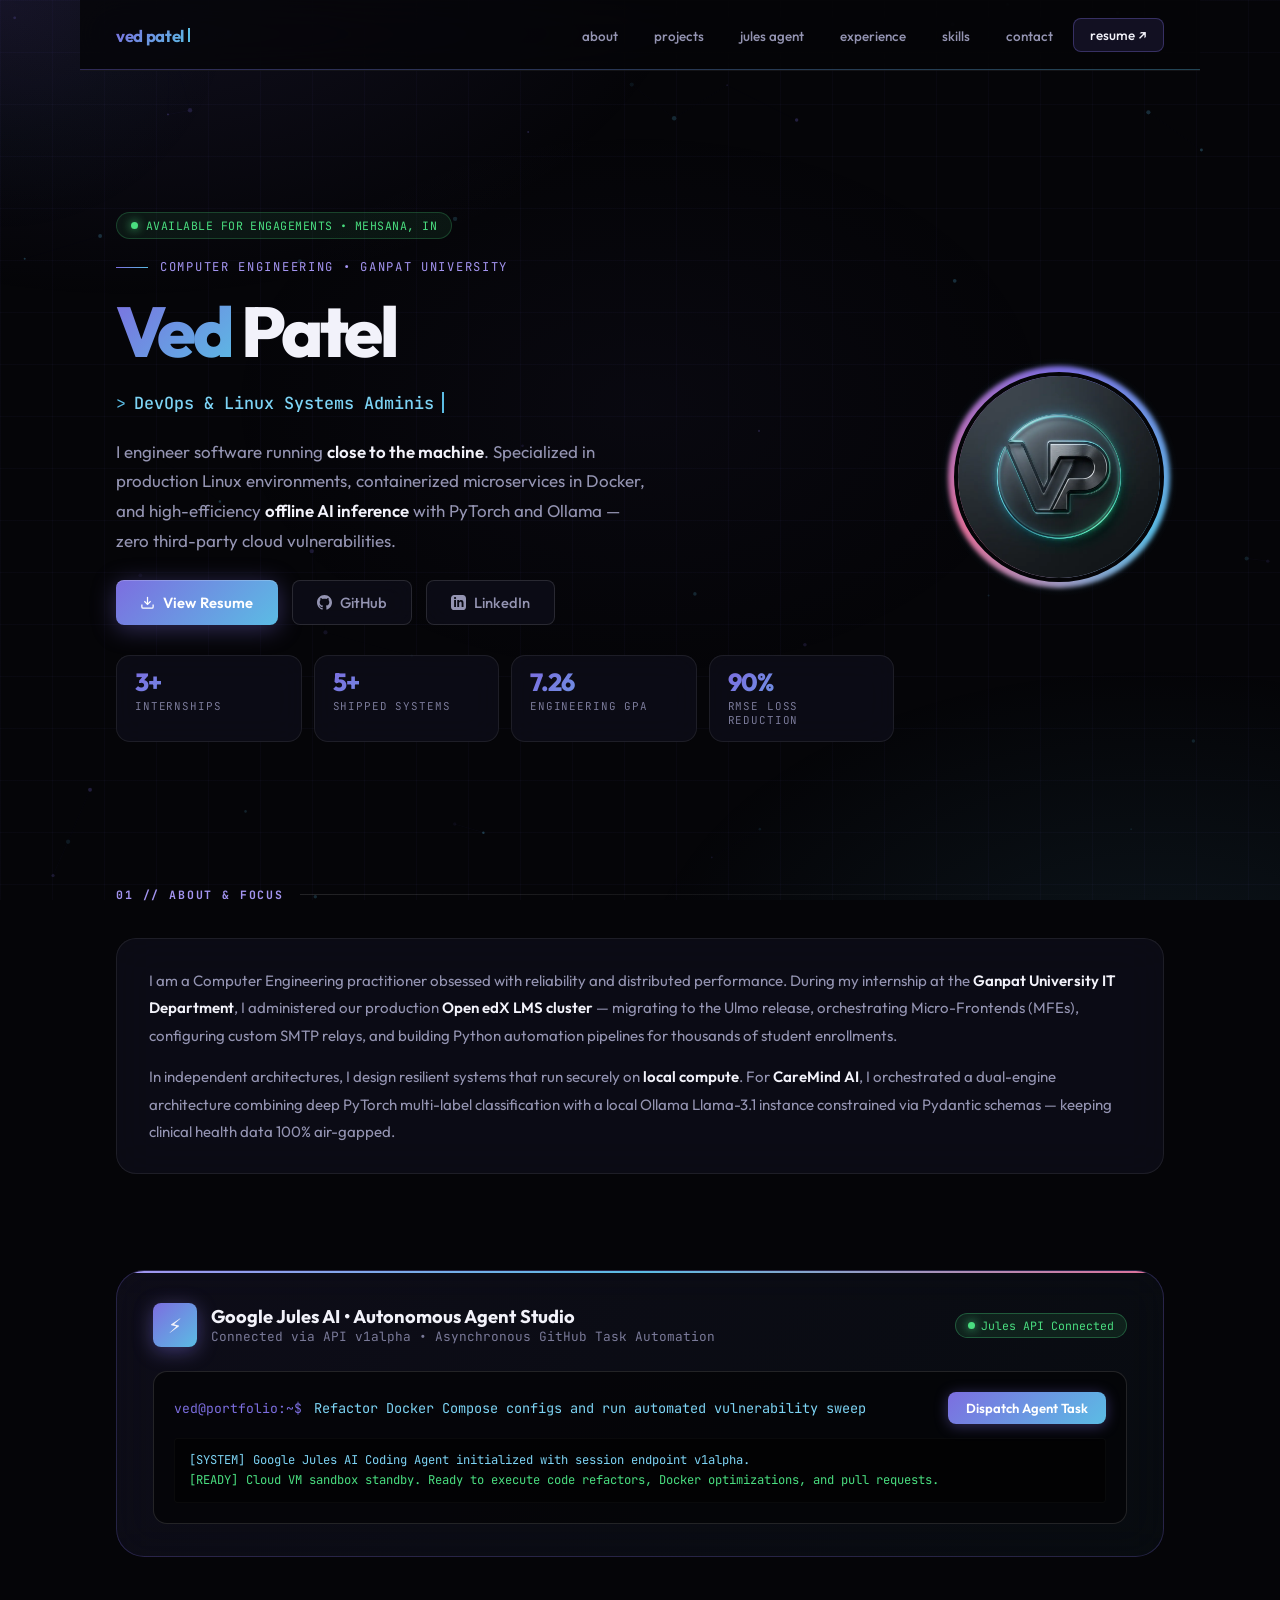
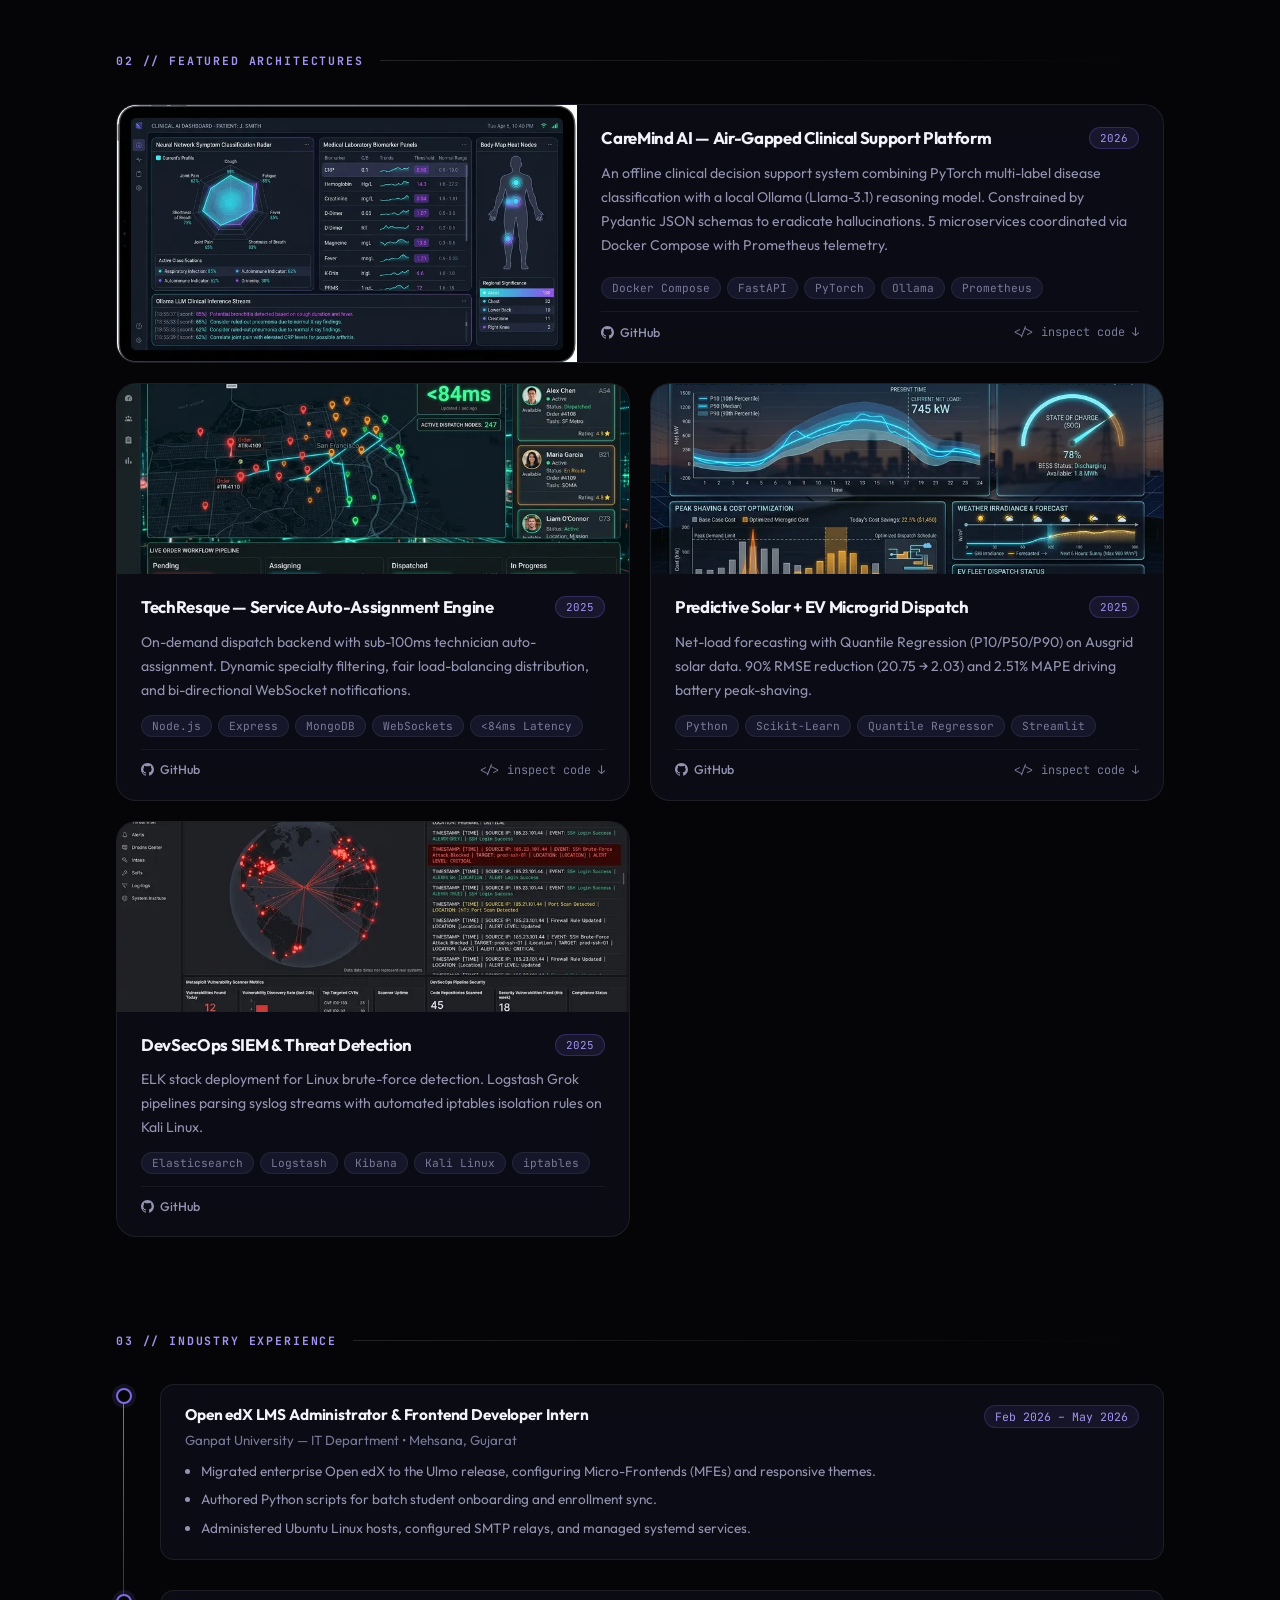
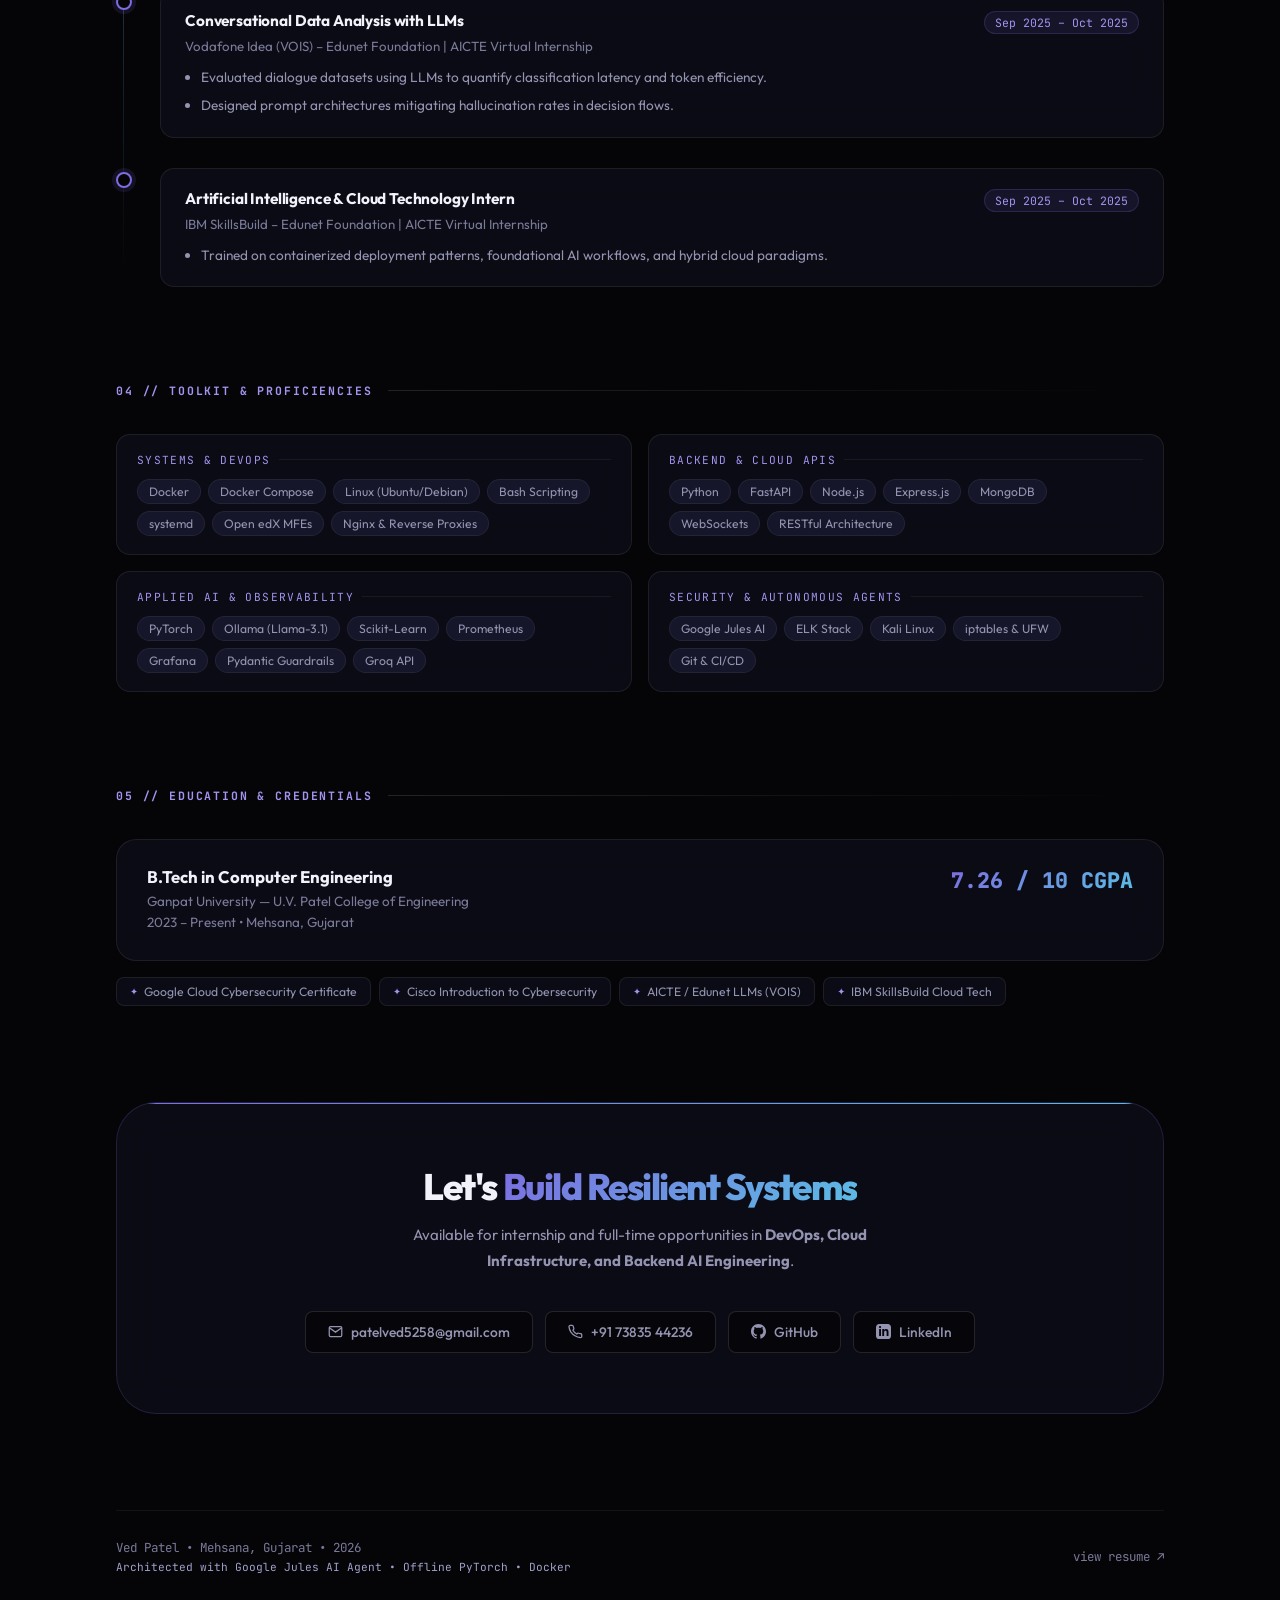
<file: index.html>
<!DOCTYPE html>
<html lang="en">
<head>
  <meta charset="UTF-8">
  <meta name="viewport" content="width=device-width, initial-scale=1.0">
  <title>Ved Patel — Computer Engineering | DevOps, Applied AI & Cloud Architecture</title>
  <meta name="description" content="Portfolio of Ved Patel — Computer Engineering student at Ganpat University. Linux systems, Docker microservices, offline LLMs, and DevOps pipelines.">
  <meta name="author" content="Ved Patel">
  <meta property="og:title" content="Ved Patel — Systems, DevOps & Applied AI">
  <meta property="og:description" content="Linux administration, Docker containers, backend APIs, and offline AI pipelines.">
  <meta property="og:type" content="website">
  <link rel="icon" type="image/webp" href="assets/images/ved_avatar.webp">
  <link rel="stylesheet" href="assets/css/style.css">
</head>
<body>

<!-- Ambient Particles & Cursor Spotlight -->
<canvas id="particle-canvas"></canvas>
<div class="cursor-glow"></div>

<div class="page-wrap">

  <!-- NAVBAR -->
  <nav class="navbar">
    <a href="#hero" class="nav-logo">
      <span>ved patel</span>
      <span class="nav-logo-cursor"></span>
    </a>
    <ul class="nav-links">
      <li><a href="#about">about</a></li>
      <li><a href="#projects">projects</a></li>
      <li><a href="#jules">jules agent</a></li>
      <li><a href="#experience">experience</a></li>
      <li><a href="#skills">skills</a></li>
      <li><a href="#contact">contact</a></li>
      <li><button class="nav-cta resume-trigger-btn" aria-label="View Resume">resume &nearr;</button></li>
    </ul>
  </nav>

  <main>
  <!-- HERO -->
  <section class="hero reveal" id="hero">
    <div class="hero-text">
      
      <div class="status-badge">
        <span class="status-dot"></span>
        <span>AVAILABLE FOR ENGAGEMENTS &bull; MEHSANA, IN</span>
      </div>

      <div class="hero-eyebrow">Computer Engineering &bull; Ganpat University</div>
      
      <h1 class="hero-name">
        <span class="grad">Ved</span> Patel
      </h1>

      <div class="hero-type-container">
        <span>&gt; </span>
        <span class="typewriter-text"></span>
        <span class="typewriter-cursor"></span>
      </div>

      <p class="hero-tagline">
        I engineer software running <strong>close to the machine</strong>. 
        Specialized in production Linux environments, containerized microservices in Docker, 
        and high-efficiency <strong>offline AI inference</strong> with PyTorch and Ollama — 
        zero third-party cloud vulnerabilities.
      </p>

      <div class="hero-actions">
        <button class="btn-primary resume-trigger-btn" aria-label="View Resume">
          <svg width="15" height="15" viewBox="0 0 24 24" fill="none" stroke="currentColor" stroke-width="2"><path d="M21 15v4a2 2 0 0 1-2 2H5a2 2 0 0 1-2-2v-4"/><polyline points="7 10 12 15 17 10"/><line x1="12" y1="15" x2="12" y2="3"/></svg>
          View Resume
        </button>
        <a href="https://github.com/patelved546513546" target="_blank" rel="noopener" class="btn-ghost">
          <svg width="15" height="15" viewBox="0 0 24 24" fill="currentColor"><path d="M12 0c-6.626 0-12 5.373-12 12 0 5.302 3.438 9.8 8.207 11.387.599.111.793-.261.793-.577v-2.234c-3.338.726-4.033-1.416-4.033-1.416-.546-1.387-1.333-1.756-1.333-1.756-1.089-.745.083-.729.083-.729 1.205.084 1.839 1.237 1.839 1.237 1.07 1.834 2.807 1.304 3.492.997.107-.775.418-1.305.762-1.604-2.665-.305-5.467-1.334-5.467-5.931 0-1.311.469-2.381 1.236-3.221-.124-.303-.535-1.524.117-3.176 0 0 1.008-.322 3.301 1.23.957-.266 1.983-.399 3.003-.404 1.02.005 2.047.138 3.006.404 2.291-1.552 3.297-1.23 3.297-1.23.653 1.653.242 2.874.118 3.176.77.84 1.235 1.911 1.235 3.221 0 4.609-2.807 5.624-5.479 5.921.43.372.823 1.102.823 2.222v3.293c0 .319.192.694.801.576 4.765-1.589 8.199-6.086 8.199-11.386 0-6.627-5.373-12-12-12z"/></svg>
          GitHub
        </a>
        <a href="https://linkedin.com/in/vedpatel5258" target="_blank" rel="noopener" class="btn-ghost">
          <svg width="15" height="15" viewBox="0 0 24 24" fill="currentColor"><path d="M19 0h-14c-2.761 0-5 2.239-5 5v14c0 2.761 2.239 5 5 5h14c2.762 0 5-2.239 5-5v-14c0-2.761-2.238-5-5-5zm-11 19h-3v-11h3v11zm-1.5-12.268c-.966 0-1.75-.79-1.75-1.764s.784-1.764 1.75-1.764 1.75.79 1.75 1.764-.783 1.764-1.75 1.764zm13.5 12.268h-3v-5.604c0-3.368-4-3.113-4 0v5.604h-3v-11h3v1.765c1.396-2.586 7-2.777 7 2.476v6.759z"/></svg>
          LinkedIn
        </a>
      </div>

      <div class="hero-stats">
        <div class="stat-card">
          <span class="stat-num">3+</span>
          <span class="stat-label">Internships</span>
        </div>
        <div class="stat-card">
          <span class="stat-num">5+</span>
          <span class="stat-label">Shipped Systems</span>
        </div>
        <div class="stat-card">
          <span class="stat-num">7.26</span>
          <span class="stat-label">Engineering GPA</span>
        </div>
        <div class="stat-card">
          <span class="stat-num">90%</span>
          <span class="stat-label">RMSE Loss Reduction</span>
        </div>
      </div>
    </div>

    <!-- AVATAR RING -->
    <div class="hero-avatar-wrap">
      <div class="avatar-halo"></div>
      <div class="avatar-ambient-glow"></div>
      <img src="assets/images/ved_avatar.webp" alt="Ved Patel" class="hero-avatar">
    </div>
  </section>

  <!-- ABOUT -->
  <section class="section reveal" id="about">
    <div class="section-header">
      <h2 class="section-label">01 // about &amp; focus</h2>
      <div class="section-line"></div>
    </div>

    <div class="about-grid">
      <div class="about-card">
        <p>
          I am a Computer Engineering practitioner obsessed with reliability and distributed performance. 
          During my internship at the <strong>Ganpat University IT Department</strong>,
          I administered our production <strong>Open edX LMS cluster</strong> — migrating to the Ulmo release,
          orchestrating Micro-Frontends (MFEs), configuring custom SMTP relays, and building Python automation pipelines 
          for thousands of student enrollments.
        </p>
        <p>
          In independent architectures, I design resilient systems that run securely on <strong>local compute</strong>.
          For <strong>CareMind AI</strong>, I orchestrated a dual-engine architecture combining deep PyTorch multi-label 
          classification with a local Ollama Llama-3.1 instance constrained via Pydantic schemas — keeping clinical health data 100% air-gapped.
        </p>
      </div>
    </div>
  </section>

  <!-- JULES AI AUTONOMOUS WORKFLOW -->
  <section class="jules-section reveal" id="jules">
    <div class="jules-section-header">
      <div class="jules-title-group">
        <div class="jules-chip">⚡</div>
        <div>
          <h2 class="jules-h3">Google Jules AI &bull; Autonomous Agent Studio</h2>
          <p class="jules-sub">Connected via API v1alpha &bull; Asynchronous GitHub Task Automation</p>
        </div>
      </div>
      <div class="jules-status-pill">
        <span class="status-dot"></span>
        <span>Jules API Connected</span>
      </div>
    </div>

    <div class="jules-terminal-box">
      <div class="jules-terminal-prompt">
        <span style="color: #7c6ee0;">ved@portfolio:~$</span>
        <input 
          type="text" 
          id="jules-task-input" 
          class="jules-input-field" 
          placeholder="e.g. Audit security dependencies, run test suites, or optimize build assets..." 
          value="Refactor Docker Compose configs and run automated vulnerability sweep"
        />
        <button id="jules-dispatch-btn" class="jules-action-btn">Dispatch Agent Task</button>
      </div>

      <div class="jules-logs" id="jules-logs-container">
        <div class="jules-log-item info"><span>[SYSTEM]</span> Google Jules AI Coding Agent initialized with session endpoint v1alpha.</div>
        <div class="jules-log-item success"><span>[READY]</span> Cloud VM sandbox standby. Ready to execute code refactors, Docker optimizations, and pull requests.</div>
      </div>
    </div>
  </section>

  <!-- PROJECTS -->
  <section class="section reveal" id="projects">
    <div class="section-header">
      <h2 class="section-label">02 // featured architectures</h2>
      <div class="section-line"></div>
    </div>

    <div class="projects-grid">

      <!-- CareMind AI – FEATURED -->
      <article class="project-card featured">
        <div class="project-img-wrap">
          <img src="assets/images/caremind.webp" alt="CareMind AI" class="project-img">
        </div>
        <div class="project-body">
          <div class="project-top">
            <h3 class="project-title">CareMind AI &mdash; Air-Gapped Clinical Support Platform</h3>
            <span class="project-year-badge">2026</span>
          </div>
          <p class="project-desc">
            An offline clinical decision support system combining PyTorch multi-label disease classification 
            with a local Ollama (Llama-3.1) reasoning model. Constrained by Pydantic JSON schemas to eradicate 
            hallucinations. 5 microservices coordinated via Docker Compose with Prometheus telemetry.
          </p>
          <div class="project-tags">
            <span class="tag">Docker Compose</span>
            <span class="tag">FastAPI</span>
            <span class="tag">PyTorch</span>
            <span class="tag">Ollama</span>
            <span class="tag">Prometheus</span>
          </div>
          <div class="project-footer">
            <a href="https://github.com/patelved546513546" target="_blank" rel="noopener" class="project-link">
              <svg width="13" height="13" viewBox="0 0 24 24" fill="currentColor"><path d="M12 0c-6.626 0-12 5.373-12 12 0 5.302 3.438 9.8 8.207 11.387.599.111.793-.261.793-.577v-2.234c-3.338.726-4.033-1.416-4.033-1.416-.546-1.387-1.333-1.756-1.333-1.756-1.089-.745.083-.729.083-.729 1.205.084 1.839 1.237 1.839 1.237 1.07 1.834 2.807 1.304 3.492.997.107-.775.418-1.305.762-1.604-2.665-.305-5.467-1.334-5.467-5.931 0-1.311.469-2.381 1.236-3.221-.124-.303-.535-1.524.117-3.176 0 0 1.008-.322 3.301 1.23.957-.266 1.983-.399 3.003-.404 1.02.005 2.047.138 3.006.404 2.291-1.552 3.297-1.23 3.297-1.23.653 1.653.242 2.874.118 3.176.77.84 1.235 1.911 1.235 3.221 0 4.609-2.807 5.624-5.479 5.921.43.372.823 1.102.823 2.222v3.293c0 .319.192.694.801.576 4.765-1.589 8.199-6.086 8.199-11.386 0-6.627-5.373-12-12-12z"/></svg>
              GitHub
            </a>
            <button class="code-toggle" data-target="code-caremind">&lt;/&gt; inspect code &darr;</button>
          </div>
          <div class="code-drawer" id="code-caremind">
            <div class="code-drawer-header">
              <span>docker-compose.yml</span>
              <button class="code-copy-btn">copy</button>
            </div>
            <pre><code>version: '3.8'
services:
  caremind-api:
    build: ./backend
    ports: ["8000:8000"]
    environment:
      - OLLAMA_HOST=http://caremind-ollama:11434
      - MODEL_PATH=/models/multilabel_classifier.pt
    depends_on: [caremind-ollama]

  caremind-ollama:
    image: ollama/ollama:latest
    volumes: [ollama_data:/root/.ollama]
    ports: ["11434:11434"]

  prometheus:
    image: prom/prometheus:latest
    volumes: [./monitoring/prometheus.yml:/etc/prometheus/prometheus.yml]
    ports: ["9090:9090"]

  grafana:
    image: grafana/grafana:latest
    ports: ["3000:3000"]
    depends_on: [prometheus]

volumes:
  ollama_data:</code></pre>
          </div>
        </div>
      </article>

      <!-- TechResque -->
      <article class="project-card">
        <div class="project-img-wrap">
          <img src="assets/images/techresque.webp" alt="TechResque" class="project-img">
        </div>
        <div class="project-body">
          <div class="project-top">
            <h3 class="project-title">TechResque &mdash; Service Auto-Assignment Engine</h3>
            <span class="project-year-badge">2025</span>
          </div>
          <p class="project-desc">
            On-demand dispatch backend with sub-100ms technician auto-assignment. Dynamic specialty filtering, 
            fair load-balancing distribution, and bi-directional WebSocket notifications.
          </p>
          <div class="project-tags">
            <span class="tag">Node.js</span>
            <span class="tag">Express</span>
            <span class="tag">MongoDB</span>
            <span class="tag">WebSockets</span>
            <span class="tag">&lt;84ms Latency</span>
          </div>
          <div class="project-footer">
            <a href="https://github.com/patelved546513546/TECHRESQUE" target="_blank" rel="noopener" class="project-link">
              <svg width="13" height="13" viewBox="0 0 24 24" fill="currentColor"><path d="M12 0c-6.626 0-12 5.373-12 12 0 5.302 3.438 9.8 8.207 11.387.599.111.793-.261.793-.577v-2.234c-3.338.726-4.033-1.416-4.033-1.416-.546-1.387-1.333-1.756-1.333-1.756-1.089-.745.083-.729.083-.729 1.205.084 1.839 1.237 1.839 1.237 1.07 1.834 2.807 1.304 3.492.997.107-.775.418-1.305.762-1.604-2.665-.305-5.467-1.334-5.467-5.931 0-1.311.469-2.381 1.236-3.221-.124-.303-.535-1.524.117-3.176 0 0 1.008-.322 3.301 1.23.957-.266 1.983-.399 3.003-.404 1.02.005 2.047.138 3.006.404 2.291-1.552 3.297-1.23 3.297-1.23.653 1.653.242 2.874.118 3.176.77.84 1.235 1.911 1.235 3.221 0 4.609-2.807 5.624-5.479 5.921.43.372.823 1.102.823 2.222v3.293c0 .319.192.694.801.576 4.765-1.589 8.199-6.086 8.199-11.386 0-6.627-5.373-12-12-12z"/></svg>
              GitHub
            </a>
            <button class="code-toggle" data-target="code-techresque">&lt;/&gt; inspect code &darr;</button>
          </div>
          <div class="code-drawer" id="code-techresque">
            <div class="code-drawer-header">
              <span>dispatchController.js</span>
              <button class="code-copy-btn">copy</button>
            </div>
            <pre><code>async function autoAssignProvider(serviceType, orderId) {
  const candidates = await Provider.find({
    specialty: serviceType,
    status: 'available',
    activeJobsCount: { $lt: 3 }
  }).lean();

  if (!candidates.length) throw new Error('No available technicians');

  const chosen = candidates[Math.floor(Math.random() * candidates.length)];

  await Order.findByIdAndUpdate(orderId, {
    status: 'assigned',
    providerId: chosen._id,
    assignedAt: new Date()
  });

  io.to(chosen._id.toString()).emit('NEW_JOB_ALERT', { orderId });
  return chosen;
}</code></pre>
          </div>
        </div>
      </article>

      <!-- Microgrid -->
      <article class="project-card">
        <div class="project-img-wrap">
          <img src="assets/images/microgrid.webp" alt="Predictive Microgrid" class="project-img">
        </div>
        <div class="project-body">
          <div class="project-top">
            <h3 class="project-title">Predictive Solar + EV Microgrid Dispatch</h3>
            <span class="project-year-badge">2025</span>
          </div>
          <p class="project-desc">
            Net-load forecasting with Quantile Regression (P10/P50/P90) on Ausgrid solar data. 
            90% RMSE reduction (20.75 &rarr; 2.03) and 2.51% MAPE driving battery peak-shaving.
          </p>
          <div class="project-tags">
            <span class="tag">Python</span>
            <span class="tag">Scikit-Learn</span>
            <span class="tag">Quantile Regressor</span>
            <span class="tag">Streamlit</span>
          </div>
          <div class="project-footer">
            <a href="https://github.com/patelved546513546/-microgrid-forecast-dispatch" target="_blank" rel="noopener" class="project-link">
              <svg width="13" height="13" viewBox="0 0 24 24" fill="currentColor"><path d="M12 0c-6.626 0-12 5.373-12 12 0 5.302 3.438 9.8 8.207 11.387.599.111.793-.261.793-.577v-2.234c-3.338.726-4.033-1.416-4.033-1.416-.546-1.387-1.333-1.756-1.333-1.756-1.089-.745.083-.729.083-.729 1.205.084 1.839 1.237 1.839 1.237 1.07 1.834 2.807 1.304 3.492.997.107-.775.418-1.305.762-1.604-2.665-.305-5.467-1.334-5.467-5.931 0-1.311.469-2.381 1.236-3.221-.124-.303-.535-1.524.117-3.176 0 0 1.008-.322 3.301 1.23.957-.266 1.983-.399 3.003-.404 1.02.005 2.047.138 3.006.404 2.291-1.552 3.297-1.23 3.297-1.23.653 1.653.242 2.874.118 3.176.77.84 1.235 1.911 1.235 3.221 0 4.609-2.807 5.624-5.479 5.921.43.372.823 1.102.823 2.222v3.293c0 .319.192.694.801.576 4.765-1.589 8.199-6.086 8.199-11.386 0-6.627-5.373-12-12-12z"/></svg>
              GitHub
            </a>
            <button class="code-toggle" data-target="code-microgrid">&lt;/&gt; inspect code &darr;</button>
          </div>
          <div class="code-drawer" id="code-microgrid">
            <div class="code-drawer-header">
              <span>train_quantile.py</span>
              <button class="code-copy-btn">copy</button>
            </div>
            <pre><code>from sklearn.linear_model import QuantileRegressor

quantiles = [0.10, 0.50, 0.90]
models = {}

for q in quantiles:
    model = QuantileRegressor(quantile=q, alpha=0.01, solver='highs')
    model.fit(X_train, y_train)
    models[f"p{int(q*100)}"] = model</code></pre>
          </div>
        </div>
      </article>

      <!-- DevSecOps SIEM -->
      <article class="project-card">
        <div class="project-img-wrap">
          <img src="assets/images/cybersec.webp" alt="DevSecOps SIEM Lab" class="project-img">
        </div>
        <div class="project-body">
          <div class="project-top">
            <h3 class="project-title">DevSecOps SIEM &amp; Threat Detection</h3>
            <span class="project-year-badge">2025</span>
          </div>
          <p class="project-desc">
            ELK stack deployment for Linux brute-force detection. Logstash Grok pipelines parsing syslog streams 
            with automated iptables isolation rules on Kali Linux.
          </p>
          <div class="project-tags">
            <span class="tag">Elasticsearch</span>
            <span class="tag">Logstash</span>
            <span class="tag">Kibana</span>
            <span class="tag">Kali Linux</span>
            <span class="tag">iptables</span>
          </div>
          <div class="project-footer">
            <a href="https://github.com/patelved546513546/cybersec-tools" target="_blank" rel="noopener" class="project-link">
              <svg width="13" height="13" viewBox="0 0 24 24" fill="currentColor"><path d="M12 0c-6.626 0-12 5.373-12 12 0 5.302 3.438 9.8 8.207 11.387.599.111.793-.261.793-.577v-2.234c-3.338.726-4.033-1.416-4.033-1.416-.546-1.387-1.333-1.756-1.333-1.756-1.089-.745.083-.729.083-.729 1.205.084 1.839 1.237 1.839 1.237 1.07 1.834 2.807 1.304 3.492.997.107-.775.418-1.305.762-1.604-2.665-.305-5.467-1.334-5.467-5.931 0-1.311.469-2.381 1.236-3.221-.124-.303-.535-1.524.117-3.176 0 0 1.008-.322 3.301 1.23.957-.266 1.983-.399 3.003-.404 1.02.005 2.047.138 3.006.404 2.291-1.552 3.297-1.23 3.297-1.23.653 1.653.242 2.874.118 3.176.77.84 1.235 1.911 1.235 3.221 0 4.609-2.807 5.624-5.479 5.921.43.372.823 1.102.823 2.222v3.293c0 .319.192.694.801.576 4.765-1.589 8.199-6.086 8.199-11.386 0-6.627-5.373-12-12-12z"/></svg>
              GitHub
            </a>
          </div>
        </div>
      </article>

    </div>
  </section>

  <!-- EXPERIENCE -->
  <section class="section reveal" id="experience">
    <div class="section-header">
      <h2 class="section-label">03 // industry experience</h2>
      <div class="section-line"></div>
    </div>

    <div class="timeline">

      <div class="timeline-item">
        <div class="timeline-dot"></div>
        <div class="timeline-content">
          <div class="timeline-top">
            <h3 class="timeline-role">Open edX LMS Administrator &amp; Frontend Developer Intern</h3>
            <span class="timeline-period">Feb 2026 &ndash; May 2026</span>
          </div>
          <div class="timeline-company">Ganpat University &mdash; IT Department &bull; Mehsana, Gujarat</div>
          <ul class="timeline-points">
            <li>Migrated enterprise Open edX to the Ulmo release, configuring Micro-Frontends (MFEs) and responsive themes.</li>
            <li>Authored Python scripts for batch student onboarding and enrollment sync.</li>
            <li>Administered Ubuntu Linux hosts, configured SMTP relays, and managed systemd services.</li>
          </ul>
        </div>
      </div>

      <div class="timeline-item">
        <div class="timeline-dot"></div>
        <div class="timeline-content">
          <div class="timeline-top">
            <h3 class="timeline-role">Conversational Data Analysis with LLMs</h3>
            <span class="timeline-period">Sep 2025 &ndash; Oct 2025</span>
          </div>
          <div class="timeline-company">Vodafone Idea (VOIS) &ndash; Edunet Foundation | AICTE Virtual Internship</div>
          <ul class="timeline-points">
            <li>Evaluated dialogue datasets using LLMs to quantify classification latency and token efficiency.</li>
            <li>Designed prompt architectures mitigating hallucination rates in decision flows.</li>
          </ul>
        </div>
      </div>

      <div class="timeline-item">
        <div class="timeline-dot"></div>
        <div class="timeline-content">
          <div class="timeline-top">
            <h3 class="timeline-role">Artificial Intelligence &amp; Cloud Technology Intern</h3>
            <span class="timeline-period">Sep 2025 &ndash; Oct 2025</span>
          </div>
          <div class="timeline-company">IBM SkillsBuild &ndash; Edunet Foundation | AICTE Virtual Internship</div>
          <ul class="timeline-points">
            <li>Trained on containerized deployment patterns, foundational AI workflows, and hybrid cloud paradigms.</li>
          </ul>
        </div>
      </div>

    </div>
  </section>

  <!-- SKILLS -->
  <section class="section reveal" id="skills">
    <div class="section-header">
      <h2 class="section-label">04 // toolkit &amp; proficiencies</h2>
      <div class="section-line"></div>
    </div>

    <div class="skills-grid">
      <div class="skill-card">
        <div class="skill-card-label">Systems &amp; DevOps</div>
        <div class="skill-tags">
          <span class="skill-tag">Docker</span>
          <span class="skill-tag">Docker Compose</span>
          <span class="skill-tag">Linux (Ubuntu/Debian)</span>
          <span class="skill-tag">Bash Scripting</span>
          <span class="skill-tag">systemd</span>
          <span class="skill-tag">Open edX MFEs</span>
          <span class="skill-tag">Nginx &amp; Reverse Proxies</span>
        </div>
      </div>

      <div class="skill-card">
        <div class="skill-card-label">Backend &amp; Cloud APIs</div>
        <div class="skill-tags">
          <span class="skill-tag">Python</span>
          <span class="skill-tag">FastAPI</span>
          <span class="skill-tag">Node.js</span>
          <span class="skill-tag">Express.js</span>
          <span class="skill-tag">MongoDB</span>
          <span class="skill-tag">WebSockets</span>
          <span class="skill-tag">RESTful Architecture</span>
        </div>
      </div>

      <div class="skill-card">
        <div class="skill-card-label">Applied AI &amp; Observability</div>
        <div class="skill-tags">
          <span class="skill-tag">PyTorch</span>
          <span class="skill-tag">Ollama (Llama-3.1)</span>
          <span class="skill-tag">Scikit-Learn</span>
          <span class="skill-tag">Prometheus</span>
          <span class="skill-tag">Grafana</span>
          <span class="skill-tag">Pydantic Guardrails</span>
          <span class="skill-tag">Groq API</span>
        </div>
      </div>

      <div class="skill-card">
        <div class="skill-card-label">Security &amp; Autonomous Agents</div>
        <div class="skill-tags">
          <span class="skill-tag">Google Jules AI</span>
          <span class="skill-tag">ELK Stack</span>
          <span class="skill-tag">Kali Linux</span>
          <span class="skill-tag">iptables &amp; UFW</span>
          <span class="skill-tag">Git &amp; CI/CD</span>
        </div>
      </div>
    </div>
  </section>

  <!-- EDUCATION -->
  <section class="section reveal" id="education">
    <div class="section-header">
      <h2 class="section-label">05 // education &amp; credentials</h2>
      <div class="section-line"></div>
    </div>

    <div class="edu-card">
      <div>
        <h3 class="edu-title">B.Tech in Computer Engineering</h3>
        <div class="edu-sub">Ganpat University &mdash; U.V. Patel College of Engineering<br>2023 &ndash; Present &bull; Mehsana, Gujarat</div>
      </div>
      <span class="edu-badge">7.26 / 10 CGPA</span>
    </div>

    <div class="cert-list">
      <span class="cert-badge">Google Cloud Cybersecurity Certificate</span>
      <span class="cert-badge">Cisco Introduction to Cybersecurity</span>
      <span class="cert-badge">AICTE / Edunet LLMs (VOIS)</span>
      <span class="cert-badge">IBM SkillsBuild Cloud Tech</span>
    </div>
  </section>

  <!-- CONTACT -->
  <section class="section reveal" id="contact">
    <div class="contact-card">
      <h2 class="contact-heading">Let's <span class="grad">Build Resilient Systems</span></h2>
      <p class="contact-sub">
        Available for internship and full-time opportunities in 
        <strong>DevOps, Cloud Infrastructure, and Backend AI Engineering</strong>.
      </p>
      <div class="contact-links">
        <a href="mailto:patelved5258@gmail.com" class="contact-link">
          <svg width="15" height="15" viewBox="0 0 24 24" fill="none" stroke="currentColor" stroke-width="2"><path d="M4 4h16c1.1 0 2 .9 2 2v12c0 1.1-.9 2-2 2H4c-1.1 0-2-.9-2-2V6c0-1.1.9-2 2-2z"/><polyline points="22,6 12,13 2,6"/></svg>
          patelved5258@gmail.com
        </a>
        <a href="tel:+917383544236" class="contact-link">
          <svg width="15" height="15" viewBox="0 0 24 24" fill="none" stroke="currentColor" stroke-width="2"><path d="M22 16.92v3a2 2 0 0 1-2.18 2 19.79 19.79 0 0 1-8.63-3.07A19.5 19.5 0 0 1 4.69 13 19.79 19.79 0 0 1 1.57 4.5a2 2 0 0 1 1.99-2.19h3a2 2 0 0 1 2 1.72c.127.96.361 1.903.7 2.81a2 2 0 0 1-.45 2.11L7.91 9.91a16 16 0 0 0 6.16 6.16l.85-.85a2 2 0 0 1 2.11-.45c.907.339 1.85.573 2.81.7A2 2 0 0 1 22 16.92z"/></svg>
          +91 73835 44236
        </a>
        <a href="https://github.com/patelved546513546" target="_blank" rel="noopener" class="contact-link">
          <svg width="15" height="15" viewBox="0 0 24 24" fill="currentColor"><path d="M12 0c-6.626 0-12 5.373-12 12 0 5.302 3.438 9.8 8.207 11.387.599.111.793-.261.793-.577v-2.234c-3.338.726-4.033-1.416-4.033-1.416-.546-1.387-1.333-1.756-1.333-1.756-1.089-.745.083-.729.083-.729 1.205.084 1.839 1.237 1.839 1.237 1.07 1.834 2.807 1.304 3.492.997.107-.775.418-1.305.762-1.604-2.665-.305-5.467-1.334-5.467-5.931 0-1.311.469-2.381 1.236-3.221-.124-.303-.535-1.524.117-3.176 0 0 1.008-.322 3.301 1.23.957-.266 1.983-.399 3.003-.404 1.02.005 2.047.138 3.006.404 2.291-1.552 3.297-1.23 3.297-1.23.653 1.653.242 2.874.118 3.176.77.84 1.235 1.911 1.235 3.221 0 4.609-2.807 5.624-5.479 5.921.43.372.823 1.102.823 2.222v3.293c0 .319.192.694.801.576 4.765-1.589 8.199-6.086 8.199-11.386 0-6.627-5.373-12-12-12z"/></svg>
          GitHub
        </a>
        <a href="https://linkedin.com/in/vedpatel5258" target="_blank" rel="noopener" class="contact-link">
          <svg width="15" height="15" viewBox="0 0 24 24" fill="currentColor"><path d="M19 0h-14c-2.761 0-5 2.239-5 5v14c0 2.761 2.239 5 5 5h14c2.762 0 5-2.239 5-5v-14c0-2.761-2.238-5-5-5zm-11 19h-3v-11h3v11zm-1.5-12.268c-.966 0-1.75-.79-1.75-1.764s.784-1.764 1.75-1.764 1.75.79 1.75 1.764-.783 1.764-1.75 1.764zm13.5 12.268h-3v-5.604c0-3.368-4-3.113-4 0v5.604h-3v-11h3v1.765c1.396-2.586 7-2.777 7 2.476v6.759z"/></svg>
          LinkedIn
        </a>
      </div>
    </div>
  </section>

  </main>

  <!-- FOOTER -->
  <footer class="footer">
    <div class="footer-left">
      <span>Ved Patel &bull; Mehsana, Gujarat &bull; 2026</span>
      <div style="font-size: 0.7rem; color: #a0a0cc; margin-top: 4px;">
        Architected with Google Jules AI Agent &bull; Offline PyTorch &bull; Docker
      </div>
    </div>
    <button class="resume-trigger-btn" aria-label="View Resume">view resume &nearr;</button>
  </footer>

</div>

<!-- PDF Resume Modal -->
<div class="modal-overlay" id="resume-modal">
  <div class="modal-box">
    <div class="modal-bar">
      <span class="modal-title">Ved Patel &mdash; Engineering Resume</span>
      <div class="modal-actions">
        <a href="Ved_Patel_Resume.pdf" download="Ved_Patel_Resume.pdf" class="modal-download-btn">download pdf</a>
        <button class="modal-close-btn" id="resume-close-btn" aria-label="Close Modal">&times;</button>
      </div>
    </div>
    <div class="modal-body">
      <iframe src="Ved_Patel_Resume.pdf" title="Ved Patel Resume"></iframe>
    </div>
  </div>
</div>

<script src="assets/js/main.js"></script>
</body>
</html>
</file>
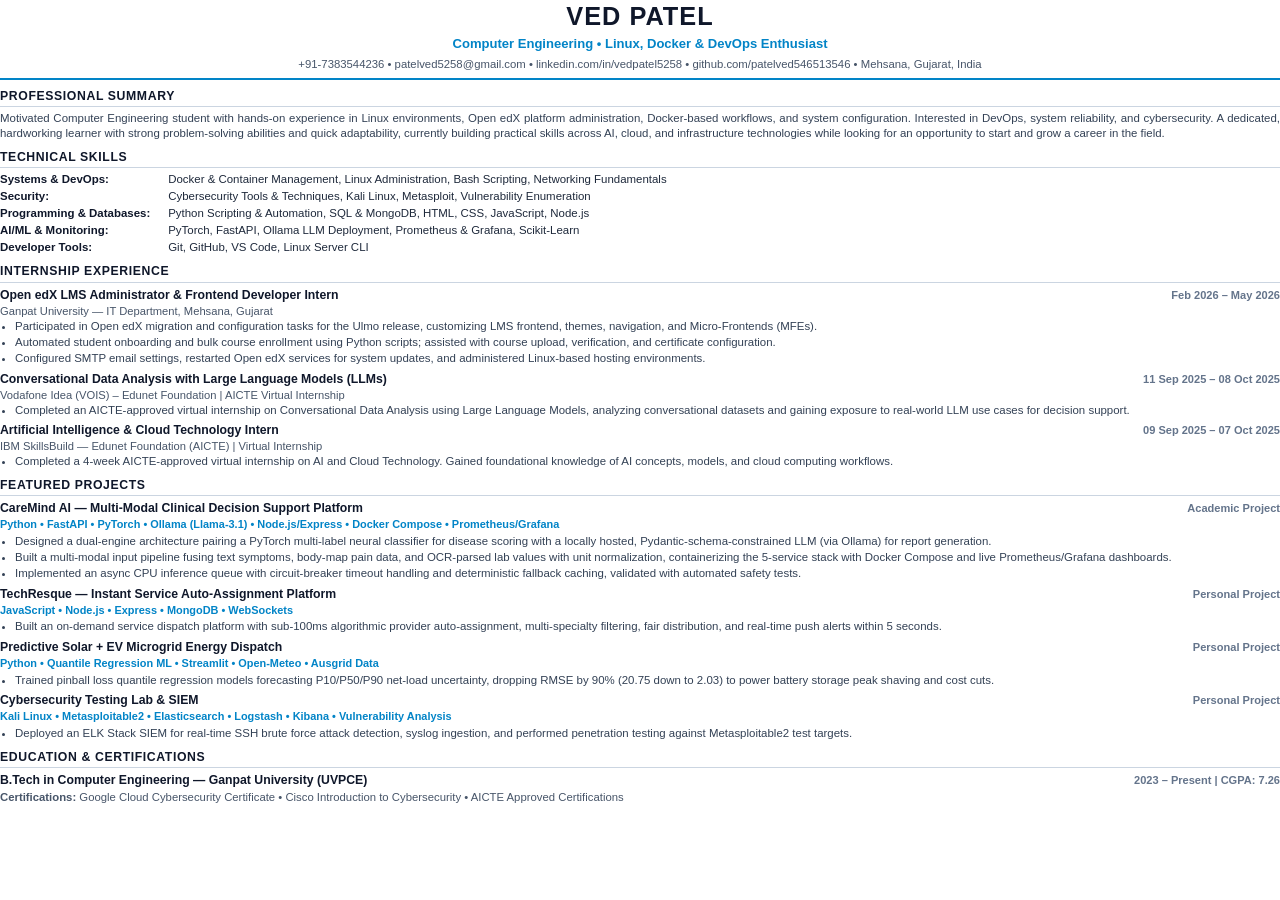
<file: resume.html>
<!DOCTYPE html>
<html lang="en">
<head>
  <meta charset="UTF-8">
  <title>Ved Patel — Resume</title>
  <style>
    @page {
      size: A4 portrait;
      margin: 10mm 12mm 10mm 12mm;
    }
    * {
      box-sizing: border-box;
      margin: 0;
      padding: 0;
    }
    body {
      font-family: 'Helvetica Neue', Helvetica, Arial, sans-serif;
      color: #1e293b;
      line-height: 1.32;
      font-size: 8.9pt;
      background: #ffffff;
    }
    .header {
      text-align: center;
      margin-bottom: 8px;
      padding-bottom: 6px;
      border-bottom: 2px solid #0284c7;
    }
    .name {
      font-size: 19pt;
      font-weight: 800;
      color: #0f172a;
      letter-spacing: 0.04em;
      margin-bottom: 2px;
    }
    .title {
      font-size: 9.8pt;
      font-weight: 600;
      color: #0284c7;
      margin-bottom: 4px;
    }
    .contact-line {
      font-size: 8.5pt;
      color: #475569;
    }
    .section {
      margin-bottom: 8px;
    }
    .section-title {
      font-size: 9.2pt;
      font-weight: 800;
      text-transform: uppercase;
      letter-spacing: 0.05em;
      color: #0f172a;
      border-bottom: 1px solid #cbd5e1;
      padding-bottom: 2px;
      margin-bottom: 4px;
    }
    .item-header {
      display: flex;
      justify-content: space-between;
      align-items: baseline;
      margin-bottom: 1px;
    }
    .item-title {
      font-weight: 700;
      color: #0f172a;
      font-size: 9.2pt;
    }
    .item-sub {
      color: #475569;
      font-size: 8.4pt;
    }
    .item-date {
      font-size: 8.3pt;
      color: #64748b;
      font-weight: 600;
    }
    .tech-stack {
      font-size: 8.2pt;
      color: #0284c7;
      font-weight: 600;
      margin-bottom: 2px;
    }
    ul {
      list-style-type: disc;
      padding-left: 15px;
      margin-bottom: 3px;
    }
    li {
      margin-bottom: 1.5px;
      color: #334155;
      font-size: 8.6pt;
      line-height: 1.28;
      text-align: justify;
    }
    .skills-grid {
      display: flex;
      flex-direction: column;
      gap: 2px;
      font-size: 8.6pt;
    }
    .skill-row strong {
      color: #0f172a;
      width: 165px;
      display: inline-block;
    }
  </style>
</head>
<body>

  <div class="header">
    <div class="name">VED PATEL</div>
    <div class="title">Computer Engineering &bull; Linux, Docker &amp; DevOps Enthusiast</div>
    <div class="contact-line">
      +91-7383544236 &bull; patelved5258@gmail.com &bull; 
      linkedin.com/in/vedpatel5258 &bull; github.com/patelved546513546 &bull; Mehsana, Gujarat, India
    </div>
  </div>

  <div class="section">
    <div class="section-title">Professional Summary</div>
    <p style="font-size: 8.6pt; color: #334155; text-align: justify; line-height: 1.3;">
      Motivated Computer Engineering student with hands-on experience in Linux environments, Open edX platform administration, Docker-based workflows, and system configuration. Interested in DevOps, system reliability, and cybersecurity. A dedicated, hardworking learner with strong problem-solving abilities and quick adaptability, currently building practical skills across AI, cloud, and infrastructure technologies while looking for an opportunity to start and grow a career in the field.
    </p>
  </div>

  <div class="section">
    <div class="section-title">Technical Skills</div>
    <div class="skills-grid">
      <div class="skill-row"><strong>Systems &amp; DevOps:</strong> Docker &amp; Container Management, Linux Administration, Bash Scripting, Networking Fundamentals</div>
      <div class="skill-row"><strong>Security:</strong> Cybersecurity Tools &amp; Techniques, Kali Linux, Metasploit, Vulnerability Enumeration</div>
      <div class="skill-row"><strong>Programming &amp; Databases:</strong> Python Scripting &amp; Automation, SQL &amp; MongoDB, HTML, CSS, JavaScript, Node.js</div>
      <div class="skill-row"><strong>AI/ML &amp; Monitoring:</strong> PyTorch, FastAPI, Ollama LLM Deployment, Prometheus &amp; Grafana, Scikit-Learn</div>
      <div class="skill-row"><strong>Developer Tools:</strong> Git, GitHub, VS Code, Linux Server CLI</div>
    </div>
  </div>

  <div class="section">
    <div class="section-title">Internship Experience</div>

    <div style="margin-bottom: 5px;">
      <div class="item-header">
        <span class="item-title">Open edX LMS Administrator &amp; Frontend Developer Intern</span>
        <span class="item-date">Feb 2026 &ndash; May 2026</span>
      </div>
      <div class="item-sub">Ganpat University &mdash; IT Department, Mehsana, Gujarat</div>
      <ul>
        <li>Participated in Open edX migration and configuration tasks for the Ulmo release, customizing LMS frontend, themes, navigation, and Micro-Frontends (MFEs).</li>
        <li>Automated student onboarding and bulk course enrollment using Python scripts; assisted with course upload, verification, and certificate configuration.</li>
        <li>Configured SMTP email settings, restarted Open edX services for system updates, and administered Linux-based hosting environments.</li>
      </ul>
    </div>

    <div style="margin-bottom: 5px;">
      <div class="item-header">
        <span class="item-title">Conversational Data Analysis with Large Language Models (LLMs)</span>
        <span class="item-date">11 Sep 2025 &ndash; 08 Oct 2025</span>
      </div>
      <div class="item-sub">Vodafone Idea (VOIS) &ndash; Edunet Foundation | AICTE Virtual Internship</div>
      <ul>
        <li>Completed an AICTE-approved virtual internship on Conversational Data Analysis using Large Language Models, analyzing conversational datasets and gaining exposure to real-world LLM use cases for decision support.</li>
      </ul>
    </div>

    <div>
      <div class="item-header">
        <span class="item-title">Artificial Intelligence &amp; Cloud Technology Intern</span>
        <span class="item-date">09 Sep 2025 &ndash; 07 Oct 2025</span>
      </div>
      <div class="item-sub">IBM SkillsBuild &mdash; Edunet Foundation (AICTE) | Virtual Internship</div>
      <ul>
        <li>Completed a 4-week AICTE-approved virtual internship on AI and Cloud Technology. Gained foundational knowledge of AI concepts, models, and cloud computing workflows.</li>
      </ul>
    </div>
  </div>

  <div class="section">
    <div class="section-title">Featured Projects</div>

    <div style="margin-bottom: 5px;">
      <div class="item-header">
        <span class="item-title">CareMind AI &mdash; Multi-Modal Clinical Decision Support Platform</span>
        <span class="item-date">Academic Project</span>
      </div>
      <div class="tech-stack">Python &bull; FastAPI &bull; PyTorch &bull; Ollama (Llama-3.1) &bull; Node.js/Express &bull; Docker Compose &bull; Prometheus/Grafana</div>
      <ul>
        <li>Designed a dual-engine architecture pairing a PyTorch multi-label neural classifier for disease scoring with a locally hosted, Pydantic-schema-constrained LLM (via Ollama) for report generation.</li>
        <li>Built a multi-modal input pipeline fusing text symptoms, body-map pain data, and OCR-parsed lab values with unit normalization, containerizing the 5-service stack with Docker Compose and live Prometheus/Grafana dashboards.</li>
        <li>Implemented an async CPU inference queue with circuit-breaker timeout handling and deterministic fallback caching, validated with automated safety tests.</li>
      </ul>
    </div>

    <div style="margin-bottom: 5px;">
      <div class="item-header">
        <span class="item-title">TechResque &mdash; Instant Service Auto-Assignment Platform</span>
        <span class="item-date">Personal Project</span>
      </div>
      <div class="tech-stack">JavaScript &bull; Node.js &bull; Express &bull; MongoDB &bull; WebSockets</div>
      <ul>
        <li>Built an on-demand service dispatch platform with sub-100ms algorithmic provider auto-assignment, multi-specialty filtering, fair distribution, and real-time push alerts within 5 seconds.</li>
      </ul>
    </div>

    <div style="margin-bottom: 5px;">
      <div class="item-header">
        <span class="item-title">Predictive Solar + EV Microgrid Energy Dispatch</span>
        <span class="item-date">Personal Project</span>
      </div>
      <div class="tech-stack">Python &bull; Quantile Regression ML &bull; Streamlit &bull; Open-Meteo &bull; Ausgrid Data</div>
      <ul>
        <li>Trained pinball loss quantile regression models forecasting P10/P50/P90 net-load uncertainty, dropping RMSE by 90% (20.75 down to 2.03) to power battery storage peak shaving and cost cuts.</li>
      </ul>
    </div>

    <div>
      <div class="item-header">
        <span class="item-title">Cybersecurity Testing Lab &amp; SIEM</span>
        <span class="item-date">Personal Project</span>
      </div>
      <div class="tech-stack">Kali Linux &bull; Metasploitable2 &bull; Elasticsearch &bull; Logstash &bull; Kibana &bull; Vulnerability Analysis</div>
      <ul>
        <li>Deployed an ELK Stack SIEM for real-time SSH brute force attack detection, syslog ingestion, and performed penetration testing against Metasploitable2 test targets.</li>
      </ul>
    </div>
  </div>

  <div class="section">
    <div class="section-title">Education &amp; Certifications</div>
    <div class="item-header">
      <span class="item-title">B.Tech in Computer Engineering &mdash; Ganpat University (UVPCE)</span>
      <span class="item-date">2023 &ndash; Present | CGPA: 7.26</span>
    </div>
    <div style="font-size: 8.5pt; color: #475569; margin-top: 2px;">
      <strong>Certifications:</strong> Google Cloud Cybersecurity Certificate &bull; Cisco Introduction to Cybersecurity &bull; AICTE Approved Certifications
    </div>
  </div>

</body>
</html>
</file>
<file: assets/css/style.css>
@import url('https://fonts.googleapis.com/css2?family=Inter:wght@300;400;500;600;700;800&family=JetBrains+Mono:wght@400;500;600&family=Outfit:wght@300;400;500;600;700;800&display=swap');

/* ═══════════════════════════════════════════════════════════════
   DESIGN TOKENS
═══════════════════════════════════════════════════════════════ */
:root {
  --bg:            #050508;
  --bg-2:          #0a0a12;
  --bg-card:       #0e0e1a;
  --bg-card-2:     #12121f;
  --bg-hover:      #1a1a2e;
  --bg-tag:        #16162a;
  --glass:         rgba(14, 14, 26, 0.75);
  --glass-border:  rgba(255, 255, 255, 0.08);
  --glass-hover:   rgba(124, 110, 224, 0.12);

  --border:        rgba(255,255,255,0.06);
  --border-mid:    rgba(255,255,255,0.12);
  --border-strong: rgba(255,255,255,0.18);

  --text:          #f2f2fa;
  --text-muted:    #9494b2;
  --text-faint:    #7a7a99;

  --purple:        #7c6ee0;
  --purple-light:  #a394f0;
  --cyan:          #5bbce4;
  --cyan-light:    #7dd4f5;
  --pink:          #e0709a;

  --glow-purple:   rgba(124, 110, 224, 0.35);
  --glow-cyan:     rgba(91, 188, 228, 0.25);
  --glow-faint:    rgba(124, 110, 224, 0.10);

  --grad-hero:     linear-gradient(135deg, #7c6ee0 0%, #5bbce4 100%);
  --grad-accent:   linear-gradient(135deg, #a394f0 0%, #5bbce4 50%, #e0709a 100%);
  --grad-card:     linear-gradient(160deg, rgba(124,110,224,0.05) 0%, rgba(91,188,228,0.03) 100%);
  --grad-text:     linear-gradient(135deg, #a394f0 0%, #7dd4f5 100%);
  --grad-border:   linear-gradient(135deg, rgba(124,110,224,0.5), rgba(91,188,228,0.5));

  --font:   'Outfit', 'Inter', system-ui, sans-serif;
  --mono:   'JetBrains Mono', 'Fira Code', monospace;
  --ease:   cubic-bezier(0.22, 1, 0.36, 1);
  --ease-bounce: cubic-bezier(0.34, 1.56, 0.64, 1);

  --r-xs:  4px;
  --r-sm:  8px;
  --r-md:  14px;
  --r-lg:  20px;
  --r-xl:  28px;
  --r-2xl: 40px;
}

/* ═══════════════════════════════════════════════════════════════
   RESET & BASE
═══════════════════════════════════════════════════════════════ */
*, *::before, *::after { box-sizing: border-box; margin: 0; padding: 0; }

html {
  font-size: 16px;
  background: var(--bg);
  color: var(--text);
  font-family: var(--font);
  -webkit-font-smoothing: antialiased;
  scroll-behavior: smooth;
}

body {
  background: var(--bg);
  min-height: 100vh;
  overflow-x: hidden;
  position: relative;
}

/* Dynamic grid overlay */
body::before {
  content: '';
  position: fixed;
  inset: 0;
  background-image:
    linear-gradient(rgba(124,110,224,0.04) 1px, transparent 1px),
    linear-gradient(90deg, rgba(124,110,224,0.04) 1px, transparent 1px);
  background-size: 52px 52px;
  pointer-events: none;
  z-index: 0;
}

/* Ambient glow fields */
body::after {
  content: '';
  position: fixed;
  inset: 0;
  background:
    radial-gradient(ellipse 900px 600px at 10% -10%, rgba(124,110,224,0.12) 0%, transparent 65%),
    radial-gradient(ellipse 800px 500px at 90% 110%, rgba(91,188,228,0.09) 0%, transparent 65%),
    radial-gradient(ellipse 600px 400px at 50% 45%, rgba(124,110,224,0.04) 0%, transparent 70%);
  pointer-events: none;
  z-index: 0;
}

::selection { background: var(--purple); color: #fff; }
a { color: inherit; text-decoration: none; }

/* Interactive Particle Canvas Background */
#particle-canvas {
  position: fixed;
  inset: 0;
  pointer-events: none;
  z-index: 0;
  opacity: 0.6;
}

/* Cursor ambient spotlight */
.cursor-glow {
  position: fixed;
  width: 480px;
  height: 480px;
  border-radius: 50%;
  background: radial-gradient(circle, rgba(124,110,224,0.07) 0%, rgba(91,188,228,0.02) 40%, transparent 70%);
  pointer-events: none;
  transform: translate(-50%, -50%);
  z-index: 0;
  transition: opacity 0.3s;
}

/* ═══════════════════════════════════════════════════════════════
   PAGE WRAP
═══════════════════════════════════════════════════════════════ */
.page-wrap {
  position: relative;
  z-index: 1;
  max-width: 1120px;
  margin: 0 auto;
  padding: 0 36px 140px;
}

/* ═══════════════════════════════════════════════════════════════
   SCROLL REVEAL ANIMATIONS
═══════════════════════════════════════════════════════════════ */
.reveal {
  opacity: 0;
  transform: translateY(30px);
  transition: opacity 0.8s var(--ease), transform 0.8s var(--ease);
}
.reveal.visible {
  opacity: 1;
  transform: translateY(0);
}

/* ═══════════════════════════════════════════════════════════════
   NAVBAR
═══════════════════════════════════════════════════════════════ */
.navbar {
  display: flex;
  align-items: center;
  justify-content: space-between;
  padding: 18px 0;
  position: sticky;
  top: 0;
  background: rgba(5, 5, 8, 0.82);
  backdrop-filter: blur(24px) saturate(180%);
  -webkit-backdrop-filter: blur(24px) saturate(180%);
  z-index: 100;
  width: calc(100% + 72px);
  margin-left: -36px;
  padding-left: 36px;
  padding-right: 36px;
  border-bottom: 1px solid var(--border);
  margin-bottom: 72px;
}

.navbar::after {
  content: '';
  position: absolute;
  bottom: 0; left: 0; right: 0;
  height: 1px;
  background: var(--grad-hero);
  opacity: 0.35;
}

.nav-logo {
  font-size: 1.05rem;
  font-weight: 700;
  letter-spacing: -0.02em;
  background: var(--grad-hero);
  -webkit-background-clip: text;
  -webkit-text-fill-color: transparent;
  background-clip: text;
  display: inline-flex;
  align-items: center;
  gap: 4px;
}

.nav-logo-cursor {
  display: inline-block;
  width: 2px;
  height: 14px;
  background: var(--cyan);
  animation: blink 1.2s infinite;
}

@keyframes blink { 0%, 100% { opacity: 1; } 50% { opacity: 0; } }

.nav-links { display: flex; align-items: center; gap: 4px; list-style: none; }

.nav-links a, .nav-links button {
  font-family: var(--font);
  font-size: 0.84rem;
  font-weight: 500;
  color: var(--text-muted);
  background: none;
  border: none;
  cursor: pointer;
  padding: 8px 16px;
  border-radius: var(--r-sm);
  transition: all 0.2s var(--ease);
}

.nav-links a:hover, .nav-links button:hover {
  color: var(--text);
  background: var(--glass-hover);
}

.nav-cta {
  color: var(--text) !important;
  background: rgba(124,110,224,0.12) !important;
  border: 1px solid rgba(124,110,224,0.35) !important;
  border-radius: var(--r-sm) !important;
}

.nav-cta:hover {
  background: rgba(124,110,224,0.25) !important;
  border-color: var(--purple-light) !important;
  box-shadow: 0 0 20px rgba(124,110,224,0.3) !important;
  transform: translateY(-1px);
}

/* ═══════════════════════════════════════════════════════════════
   HERO SECTION
═══════════════════════════════════════════════════════════════ */
.hero {
  display: grid;
  grid-template-columns: 1fr auto;
  gap: 60px;
  align-items: center;
  margin-bottom: 96px;
  padding-top: 20px;
  min-height: 72vh;
}

.hero-text { display: flex; flex-direction: column; gap: 20px; }

.status-badge {
  display: inline-flex;
  align-items: center;
  gap: 8px;
  font-size: 0.72rem;
  font-family: var(--mono);
  color: #4ade80;
  background: rgba(74, 222, 128, 0.08);
  border: 1px solid rgba(74, 222, 128, 0.22);
  padding: 5px 14px;
  border-radius: 100px;
  letter-spacing: 0.04em;
  width: fit-content;
}

.status-dot {
  width: 7px;
  height: 7px;
  border-radius: 50%;
  background: #4ade80;
  box-shadow: 0 0 10px #4ade80;
  animation: pulse-green 2s ease-in-out infinite;
}

@keyframes pulse-green {
  0%, 100% { box-shadow: 0 0 6px #4ade80; opacity: 1; }
  50% { box-shadow: 0 0 16px #4ade80; opacity: 0.65; }
}

.hero-eyebrow {
  display: inline-flex;
  align-items: center;
  gap: 12px;
  font-size: 0.76rem;
  font-family: var(--mono);
  color: var(--purple-light);
  letter-spacing: 0.14em;
  text-transform: uppercase;
}

.hero-eyebrow::before {
  content: '';
  display: block;
  width: 32px;
  height: 1px;
  background: var(--grad-hero);
}

.hero-name {
  font-size: clamp(2.8rem, 5.8vw, 4.4rem);
  font-weight: 800;
  letter-spacing: -0.05em;
  line-height: 1.04;
  color: var(--text);
}

.hero-name .grad {
  background: var(--grad-hero);
  -webkit-background-clip: text;
  -webkit-text-fill-color: transparent;
  background-clip: text;
}

.hero-type-container {
  display: flex;
  align-items: center;
  gap: 8px;
  font-family: var(--mono);
  font-size: 1.05rem;
  color: var(--cyan);
  min-height: 28px;
}

.typewriter-text {
  color: var(--cyan-light);
  font-weight: 500;
}

.typewriter-cursor {
  display: inline-block;
  width: 2px;
  height: 1.2em;
  background: var(--cyan);
  animation: blink 1s step-end infinite;
}

.hero-tagline {
  font-size: 1.06rem;
  color: var(--text-muted);
  line-height: 1.76;
  max-width: 540px;
}
.hero-tagline strong { color: var(--text); font-weight: 600; }

.hero-actions { display: flex; gap: 14px; flex-wrap: wrap; margin-top: 4px; }

/* Buttons */
.btn-primary {
  display: inline-flex;
  align-items: center;
  gap: 8px;
  background: var(--grad-hero);
  color: #fff;
  font-size: 0.92rem;
  font-weight: 600;
  padding: 12px 24px;
  border-radius: var(--r-sm);
  border: none;
  cursor: pointer;
  font-family: var(--font);
  transition: all 0.3s var(--ease);
  box-shadow: 0 4px 24px rgba(124,110,224,0.38), inset 0 1px 0 rgba(255,255,255,0.2);
  letter-spacing: 0.01em;
}

.btn-primary:hover {
  transform: translateY(-2px);
  box-shadow: 0 8px 36px rgba(124,110,224,0.55), inset 0 1px 0 rgba(255,255,255,0.3);
}

.btn-ghost {
  display: inline-flex;
  align-items: center;
  gap: 8px;
  background: var(--glass);
  color: var(--text-muted);
  font-size: 0.92rem;
  font-weight: 500;
  padding: 12px 24px;
  border-radius: var(--r-sm);
  border: 1px solid var(--border-mid);
  cursor: pointer;
  font-family: var(--font);
  text-decoration: none;
  transition: all 0.25s var(--ease);
  backdrop-filter: blur(12px);
}

.btn-ghost:hover {
  color: var(--text);
  border-color: var(--purple);
  background: var(--glass-hover);
  box-shadow: 0 0 24px rgba(124,110,224,0.2);
  transform: translateY(-2px);
}

/* ── AVATAR WITH CONIC GLOW RING ────────────────────────── */
.hero-avatar-wrap {
  flex-shrink: 0;
  position: relative;
  width: 210px;
  height: 210px;
}

.avatar-halo {
  position: absolute;
  inset: -6px;
  border-radius: 50%;
  background: conic-gradient(from 0deg, #7c6ee0, #5bbce4, #e0709a, #7c6ee0);
  animation: spin-halo 7s linear infinite;
  z-index: 0;
  filter: blur(2px);
}

@keyframes spin-halo {
  from { transform: rotate(0deg); }
  to   { transform: rotate(360deg); }
}

.avatar-ambient-glow {
  position: absolute;
  inset: -16px;
  border-radius: 50%;
  background: radial-gradient(circle, rgba(124,110,224,0.35) 0%, rgba(91,188,228,0.2) 50%, transparent 70%);
  z-index: -1;
  animation: breathe 3.5s ease-in-out infinite alternate;
}

@keyframes breathe {
  0% { transform: scale(0.95); opacity: 0.6; }
  100% { transform: scale(1.08); opacity: 1; }
}

.hero-avatar {
  position: relative;
  width: 100%;
  height: 100%;
  border-radius: 50%;
  object-fit: cover;
  z-index: 1;
  border: 4px solid var(--bg);
}

/* ── STATS CARDS ────────────────────────────────────────── */
.hero-stats {
  display: grid;
  grid-template-columns: repeat(4, 1fr);
  gap: 12px;
  margin-top: 10px;
}

.stat-card {
  background: var(--glass);
  border: 1px solid var(--glass-border);
  padding: 14px 18px;
  border-radius: var(--r-md);
  backdrop-filter: blur(16px);
  display: flex;
  flex-direction: column;
  gap: 4px;
  transition: all 0.3s var(--ease);
}

.stat-card:hover {
  border-color: rgba(124,110,224,0.35);
  background: rgba(18, 18, 32, 0.85);
  transform: translateY(-3px);
  box-shadow: 0 10px 24px rgba(0,0,0,0.4);
}

.stat-num {
  font-size: 1.55rem;
  font-weight: 800;
  letter-spacing: -0.04em;
  background: var(--grad-hero);
  -webkit-background-clip: text;
  -webkit-text-fill-color: transparent;
  background-clip: text;
  line-height: 1;
}

.stat-label {
  font-size: 0.68rem;
  color: var(--text-faint);
  font-family: var(--mono);
  text-transform: uppercase;
  letter-spacing: 0.08em;
}

/* ═══════════════════════════════════════════════════════════════
   SECTIONS
═══════════════════════════════════════════════════════════════ */
.section { margin-bottom: 96px; }

.section-header { display: flex; align-items: center; gap: 16px; margin-bottom: 36px; }

.section-label {
  font-size: 0.72rem;
  font-family: var(--mono);
  color: var(--purple-light);
  text-transform: uppercase;
  letter-spacing: 0.16em;
  white-space: nowrap;
}

.section-line {
  flex: 1;
  height: 1px;
  background: linear-gradient(to right, var(--border-mid), transparent);
}

/* ═══════════════════════════════════════════════════════════════
   JULES AI CODE AGENT WORKFLOW PANEL
═══════════════════════════════════════════════════════════════ */
.jules-section {
  background: linear-gradient(135deg, rgba(124,110,224,0.08) 0%, rgba(91,188,228,0.04) 100%);
  border: 1px solid rgba(124,110,224,0.25);
  border-radius: var(--r-xl);
  padding: 32px 36px;
  margin-bottom: 96px;
  position: relative;
  overflow: hidden;
  backdrop-filter: blur(20px);
}

.jules-section::before {
  content: '';
  position: absolute;
  top: 0; left: 0; right: 0;
  height: 2px;
  background: var(--grad-accent);
}

.jules-section-header {
  display: flex;
  align-items: center;
  justify-content: space-between;
  flex-wrap: wrap;
  gap: 16px;
  margin-bottom: 24px;
}

.jules-title-group {
  display: flex;
  align-items: center;
  gap: 14px;
}

.jules-chip {
  width: 44px;
  height: 44px;
  border-radius: var(--r-sm);
  background: var(--grad-hero);
  display: flex;
  align-items: center;
  justify-content: center;
  font-size: 1.25rem;
  box-shadow: 0 4px 20px rgba(124,110,224,0.45);
}

.jules-h3 { font-size: 1.15rem; font-weight: 700; color: var(--text); }
.jules-sub { font-size: 0.8rem; color: var(--text-faint); font-family: var(--mono); }

.jules-status-pill {
  font-family: var(--mono);
  font-size: 0.72rem;
  padding: 4px 12px;
  border-radius: 100px;
  background: rgba(74, 222, 128, 0.1);
  border: 1px solid rgba(74, 222, 128, 0.3);
  color: #4ade80;
  display: inline-flex;
  align-items: center;
  gap: 6px;
}

.jules-terminal-box {
  background: rgba(5, 5, 8, 0.85);
  border: 1px solid var(--border-mid);
  border-radius: var(--r-md);
  padding: 20px;
  font-family: var(--mono);
  font-size: 0.82rem;
}

.jules-terminal-prompt {
  display: flex;
  align-items: center;
  gap: 12px;
  margin-bottom: 14px;
}

.jules-input-field {
  flex: 1;
  background: transparent;
  border: none;
  outline: none;
  color: var(--cyan-light);
  font-family: var(--mono);
  font-size: 0.85rem;
}

.jules-action-btn {
  background: var(--grad-hero);
  border: none;
  color: #fff;
  padding: 8px 18px;
  border-radius: var(--r-sm);
  font-family: var(--font);
  font-size: 0.82rem;
  font-weight: 600;
  cursor: pointer;
  transition: all 0.2s;
  box-shadow: 0 2px 14px rgba(124,110,224,0.4);
}

.jules-action-btn:hover {
  transform: translateY(-1px);
  box-shadow: 0 4px 20px rgba(124,110,224,0.6);
}

.jules-logs {
  background: rgba(0,0,0,0.5);
  border-radius: var(--r-xs);
  padding: 12px 14px;
  color: var(--text-muted);
  font-size: 0.76rem;
  line-height: 1.6;
  max-height: 130px;
  overflow-y: auto;
  border: 1px solid rgba(255,255,255,0.03);
}

.jules-log-item { display: flex; gap: 8px; }
.jules-log-item.success { color: #4ade80; }
.jules-log-item.info { color: var(--cyan-light); }

/* ═══════════════════════════════════════════════════════════════
   ABOUT
═══════════════════════════════════════════════════════════════ */
.about-grid { display: grid; grid-template-columns: 1fr; gap: 16px; }

.about-card {
  background: var(--glass);
  border: 1px solid var(--glass-border);
  border-radius: var(--r-lg);
  padding: 28px 32px;
  backdrop-filter: blur(20px);
  transition: border-color 0.3s;
}

.about-card:hover { border-color: rgba(124,110,224,0.3); }
.about-card p { font-size: 0.94rem; color: var(--text-muted); line-height: 1.82; }
.about-card p + p { margin-top: 14px; }
.about-card strong { color: var(--text); font-weight: 600; }

/* ═══════════════════════════════════════════════════════════════
   PROJECTS
═══════════════════════════════════════════════════════════════ */
.projects-grid { display: grid; grid-template-columns: 1fr 1fr; gap: 20px; }

.project-card {
  background: var(--glass);
  border: 1px solid var(--glass-border);
  border-radius: var(--r-lg);
  overflow: hidden;
  display: flex;
  flex-direction: column;
  transition: all 0.35s var(--ease);
  position: relative;
  backdrop-filter: blur(20px);
}

.project-card:hover {
  border-color: rgba(124,110,224,0.4);
  transform: translateY(-5px);
  box-shadow:
    0 24px 60px rgba(0,0,0,0.5),
    0 0 0 1px rgba(124,110,224,0.15),
    0 0 40px rgba(124,110,224,0.1);
  background: rgba(14, 14, 28, 0.9);
}

.project-card.featured { grid-column: span 2; flex-direction: row; }

.project-img-wrap { overflow: hidden; height: 190px; position: relative; }
.project-card.featured .project-img-wrap { height: auto; width: 44%; flex-shrink: 0; }

.project-img {
  width: 100%;
  height: 100%;
  object-fit: cover;
  display: block;
  transition: transform 0.6s var(--ease);
}

.project-card:hover .project-img { transform: scale(1.06); }

.project-body { padding: 22px 24px; display: flex; flex-direction: column; gap: 12px; flex: 1; }

.project-top { display: flex; align-items: flex-start; justify-content: space-between; gap: 10px; }

.project-title { font-size: 1.05rem; font-weight: 700; color: var(--text); letter-spacing: -0.02em; line-height: 1.35; }

.project-year-badge {
  font-size: 0.68rem;
  font-family: var(--mono);
  color: var(--purple-light);
  background: rgba(124,110,224,0.12);
  padding: 3px 10px;
  border-radius: 100px;
  border: 1px solid rgba(124,110,224,0.25);
  white-space: nowrap;
  flex-shrink: 0;
}

.project-desc { font-size: 0.88rem; color: var(--text-muted); line-height: 1.7; flex: 1; }

.project-tags { display: flex; flex-wrap: wrap; gap: 6px; }

.tag {
  font-size: 0.7rem;
  font-family: var(--mono);
  color: var(--text-faint);
  background: var(--bg-tag);
  border: 1px solid var(--border);
  padding: 3px 10px;
  border-radius: 100px;
  transition: all 0.2s;
}

.tag:hover { color: var(--cyan-light); border-color: rgba(91,188,228,0.3); }

.project-footer {
  display: flex;
  align-items: center;
  justify-content: space-between;
  padding-top: 12px;
  border-top: 1px solid var(--border);
  gap: 8px;
  flex-wrap: wrap;
}

.project-link {
  display: inline-flex;
  align-items: center;
  gap: 6px;
  font-size: 0.78rem;
  color: var(--text-muted);
  transition: color 0.2s;
  font-weight: 500;
}
.project-link:hover { color: var(--text); }

.code-toggle {
  display: inline-flex;
  align-items: center;
  gap: 4px;
  font-size: 0.74rem;
  font-family: var(--mono);
  color: var(--text-faint);
  background: none;
  border: none;
  cursor: pointer;
  transition: color 0.2s;
}
.code-toggle:hover { color: var(--purple-light); }

.code-drawer { display: none; border-top: 1px solid var(--border); background: #080810; }
.code-drawer.open { display: block; animation: slideDown 0.3s var(--ease); }

@keyframes slideDown {
  from { opacity: 0; transform: translateY(-8px); }
  to   { opacity: 1; transform: translateY(0); }
}

.code-drawer-header {
  display: flex;
  justify-content: space-between;
  align-items: center;
  padding: 10px 16px;
  border-bottom: 1px solid var(--border);
  font-size: 0.7rem;
  color: var(--text-faint);
  font-family: var(--mono);
}

.code-copy-btn {
  background: none;
  border: 1px solid transparent;
  color: var(--text-faint);
  font-family: var(--mono);
  font-size: 0.68rem;
  cursor: pointer;
  padding: 2px 8px;
  border-radius: var(--r-xs);
  transition: all 0.15s;
}
.code-copy-btn:hover { color: var(--text); border-color: var(--border-strong); }

.code-drawer pre {
  padding: 16px;
  font-size: 0.78rem;
  line-height: 1.62;
  color: #c4c4e0;
  overflow-x: auto;
  margin: 0;
  font-family: var(--mono);
}

/* ═══════════════════════════════════════════════════════════════
   EXPERIENCE
═══════════════════════════════════════════════════════════════ */
.timeline { display: flex; flex-direction: column; position: relative; }

.timeline::before {
  content: '';
  position: absolute;
  left: 7px;
  top: 10px;
  bottom: 10px;
  width: 1px;
  background: linear-gradient(to bottom, var(--purple), rgba(91,188,228,0.2), transparent);
}

.timeline-item { display: grid; grid-template-columns: 22px 1fr; gap: 22px; padding-bottom: 30px; position: relative; }
.timeline-item:last-child { padding-bottom: 0; }

.timeline-dot {
  width: 16px;
  height: 16px;
  border-radius: 50%;
  background: var(--bg);
  border: 2px solid var(--purple);
  flex-shrink: 0;
  margin-top: 4px;
  position: relative;
  z-index: 1;
  box-shadow: 0 0 0 4px rgba(124,110,224,0.12);
  transition: all 0.3s;
}

.timeline-item:hover .timeline-dot {
  background: var(--purple);
  box-shadow: 0 0 0 6px rgba(124,110,224,0.2), 0 0 16px var(--purple);
}

.timeline-content {
  background: var(--glass);
  border: 1px solid var(--glass-border);
  border-radius: var(--r-md);
  padding: 20px 24px;
  transition: all 0.3s var(--ease);
  backdrop-filter: blur(20px);
}

.timeline-content:hover {
  border-color: rgba(124,110,224,0.25);
  transform: translateX(4px);
}

.timeline-top { display: flex; justify-content: space-between; align-items: flex-start; gap: 12px; margin-bottom: 4px; }
.timeline-role { font-size: 0.96rem; font-weight: 700; color: var(--text); letter-spacing: -0.01em; }

.timeline-period {
  font-size: 0.72rem;
  font-family: var(--mono);
  color: var(--purple-light);
  white-space: nowrap;
  flex-shrink: 0;
  background: rgba(124,110,224,0.1);
  padding: 3px 10px;
  border-radius: 100px;
  border: 1px solid rgba(124,110,224,0.2);
}

.timeline-company { font-size: 0.83rem; color: var(--text-faint); margin-bottom: 12px; }

.timeline-points { padding-left: 16px; display: flex; flex-direction: column; gap: 6px; }
.timeline-points li { font-size: 0.85rem; color: var(--text-muted); line-height: 1.64; }

/* ═══════════════════════════════════════════════════════════════
   SKILLS
═══════════════════════════════════════════════════════════════ */
.skills-grid { display: grid; grid-template-columns: repeat(2, 1fr); gap: 16px; }

.skill-card {
  background: var(--glass);
  border: 1px solid var(--glass-border);
  border-radius: var(--r-md);
  padding: 18px 20px;
  backdrop-filter: blur(20px);
  transition: all 0.3s var(--ease);
}

.skill-card:hover {
  border-color: rgba(124,110,224,0.3);
  transform: translateY(-2px);
}

.skill-card-label {
  font-size: 0.7rem;
  font-family: var(--mono);
  color: var(--purple-light);
  text-transform: uppercase;
  letter-spacing: 0.12em;
  margin-bottom: 12px;
  display: flex;
  align-items: center;
  gap: 8px;
}
.skill-card-label::after { content: ''; flex: 1; height: 1px; background: var(--border); }

.skill-tags { display: flex; flex-wrap: wrap; gap: 7px; }

.skill-tag {
  font-size: 0.76rem;
  color: var(--text-muted);
  background: var(--bg-tag);
  border: 1px solid var(--border);
  padding: 4px 11px;
  border-radius: 100px;
  transition: all 0.2s;
}

.skill-tag:hover {
  border-color: var(--purple);
  color: var(--text);
  background: rgba(124,110,224,0.1);
}

/* ═══════════════════════════════════════════════════════════════
   EDUCATION
═══════════════════════════════════════════════════════════════ */
.edu-card {
  background: var(--glass);
  border: 1px solid var(--glass-border);
  border-radius: var(--r-lg);
  padding: 26px 30px;
  display: flex;
  justify-content: space-between;
  align-items: flex-start;
  gap: 24px;
  margin-bottom: 16px;
  backdrop-filter: blur(20px);
  transition: all 0.3s;
}

.edu-card:hover { border-color: rgba(124,110,224,0.25); }

.edu-title { font-size: 1.05rem; font-weight: 700; color: var(--text); margin-bottom: 4px; }
.edu-sub { font-size: 0.84rem; color: var(--text-faint); line-height: 1.6; }

.edu-badge {
  font-size: 1.35rem;
  font-weight: 800;
  font-family: var(--mono);
  background: var(--grad-hero);
  -webkit-background-clip: text;
  -webkit-text-fill-color: transparent;
  background-clip: text;
  white-space: nowrap;
  flex-shrink: 0;
}

.cert-list { display: flex; flex-wrap: wrap; gap: 8px; }

.cert-badge {
  display: inline-flex;
  align-items: center;
  gap: 6px;
  font-size: 0.76rem;
  color: var(--text-muted);
  background: var(--glass);
  border: 1px solid var(--glass-border);
  padding: 6px 13px;
  border-radius: var(--r-sm);
  transition: all 0.2s;
}

.cert-badge:hover { border-color: var(--purple); color: var(--text); }
.cert-badge::before { content: '✦'; color: var(--purple-light); font-size: 0.6rem; }

/* ═══════════════════════════════════════════════════════════════
   CONTACT
═══════════════════════════════════════════════════════════════ */
.contact-card {
  background: var(--glass);
  border: 1px solid rgba(124,110,224,0.2);
  border-radius: var(--r-2xl);
  padding: 60px 48px;
  text-align: center;
  position: relative;
  overflow: hidden;
  backdrop-filter: blur(24px);
}

.contact-card::before {
  content: '';
  position: absolute;
  top: 0; left: 0; right: 0;
  height: 1px;
  background: var(--grad-hero);
}

.contact-heading { font-size: 2.3rem; font-weight: 800; letter-spacing: -0.04em; color: var(--text); margin-bottom: 12px; }

.contact-heading .grad {
  background: var(--grad-hero);
  -webkit-background-clip: text;
  -webkit-text-fill-color: transparent;
  background-clip: text;
}

.contact-sub { font-size: 0.94rem; color: var(--text-muted); margin-bottom: 36px; max-width: 460px; margin-left: auto; margin-right: auto; line-height: 1.76; }

.contact-links { display: flex; flex-wrap: wrap; justify-content: center; gap: 12px; }

.contact-link {
  display: inline-flex;
  align-items: center;
  gap: 8px;
  font-size: 0.86rem;
  color: var(--text-muted);
  background: rgba(5,5,8,0.7);
  border: 1px solid var(--border-mid);
  padding: 11px 22px;
  border-radius: var(--r-sm);
  transition: all 0.25s;
  font-weight: 500;
}

.contact-link:hover {
  color: var(--text);
  border-color: var(--purple);
  background: var(--glass-hover);
  box-shadow: 0 0 24px rgba(124,110,224,0.2);
  transform: translateY(-2px);
}

/* ═══════════════════════════════════════════════════════════════
   FOOTER
═══════════════════════════════════════════════════════════════ */
.footer {
  margin-top: 60px;
  padding-top: 28px;
  border-top: 1px solid var(--border);
  display: flex;
  justify-content: space-between;
  align-items: center;
  font-size: 0.78rem;
  color: var(--text-faint);
  font-family: var(--mono);
}

.footer button {
  font-family: var(--mono);
  font-size: 0.78rem;
  color: var(--text-faint);
  background: none;
  border: none;
  cursor: pointer;
  transition: color 0.15s;
}
.footer button:hover { color: var(--text); }

/* ═══════════════════════════════════════════════════════════════
   MODAL
═══════════════════════════════════════════════════════════════ */
.modal-overlay {
  position: fixed; inset: 0;
  background: rgba(0,0,0,0.88);
  backdrop-filter: blur(8px);
  z-index: 500;
  display: none;
  align-items: center;
  justify-content: center;
  padding: 24px;
}

.modal-overlay.open { display: flex; }

.modal-box {
  background: #090912;
  border: 1px solid var(--border-mid);
  border-radius: var(--r-lg);
  width: 100%;
  max-width: 900px;
  height: 88vh;
  display: flex;
  flex-direction: column;
  overflow: hidden;
  box-shadow: 0 30px 80px rgba(0,0,0,0.9);
}

.modal-bar {
  display: flex;
  justify-content: space-between;
  align-items: center;
  padding: 14px 22px;
  border-bottom: 1px solid var(--border);
}

.modal-title { font-size: 0.88rem; font-weight: 600; color: var(--text); }
.modal-actions { display: flex; align-items: center; gap: 10px; }

.modal-download-btn {
  font-size: 0.78rem;
  padding: 6px 14px;
  border-radius: var(--r-sm);
  background: var(--glass-hover);
  border: 1px solid var(--border-mid);
  color: var(--text);
  text-decoration: none;
  cursor: pointer;
}

.modal-download-btn:hover { border-color: var(--purple); }

.modal-close-btn {
  background: none;
  border: none;
  color: var(--text-muted);
  font-size: 1.4rem;
  cursor: pointer;
  line-height: 1;
  padding: 2px 8px;
}
.modal-close-btn:hover { color: var(--text); }

.modal-body { flex: 1; background: #000; }
.modal-body iframe { width: 100%; height: 100%; border: none; }

/* ═══════════════════════════════════════════════════════════════
   MOBILE RESPONSIVENESS
═══════════════════════════════════════════════════════════════ */
@media (max-width: 768px) {
  .hero { grid-template-columns: 1fr; gap: 32px; }
  .hero-avatar-wrap { width: 130px; height: 130px; order: -1; }
  .hero-stats { grid-template-columns: repeat(2, 1fr); }
  .projects-grid, .skills-grid { grid-template-columns: 1fr; }
  .project-card.featured { flex-direction: column; }
  .project-card.featured .project-img-wrap { width: 100%; height: 200px; }
  .navbar { width: calc(100% + 40px); margin-left: -20px; padding-left: 20px; padding-right: 20px; }
  .page-wrap { padding: 0 20px 80px; }
  .nav-links li:not(:last-child) { display: none; }
  .edu-card { flex-direction: column; gap: 12px; }
  .timeline::before { display: none; }
  .timeline-item { grid-template-columns: 1fr; }
  .timeline-dot { display: none; }
  .footer { flex-direction: column; gap: 12px; text-align: center; }
}
@media (max-width: 768px) { .jules-terminal-prompt { flex-direction: column; align-items: stretch; } .jules-section { padding: 24px 20px; } }
</file>
